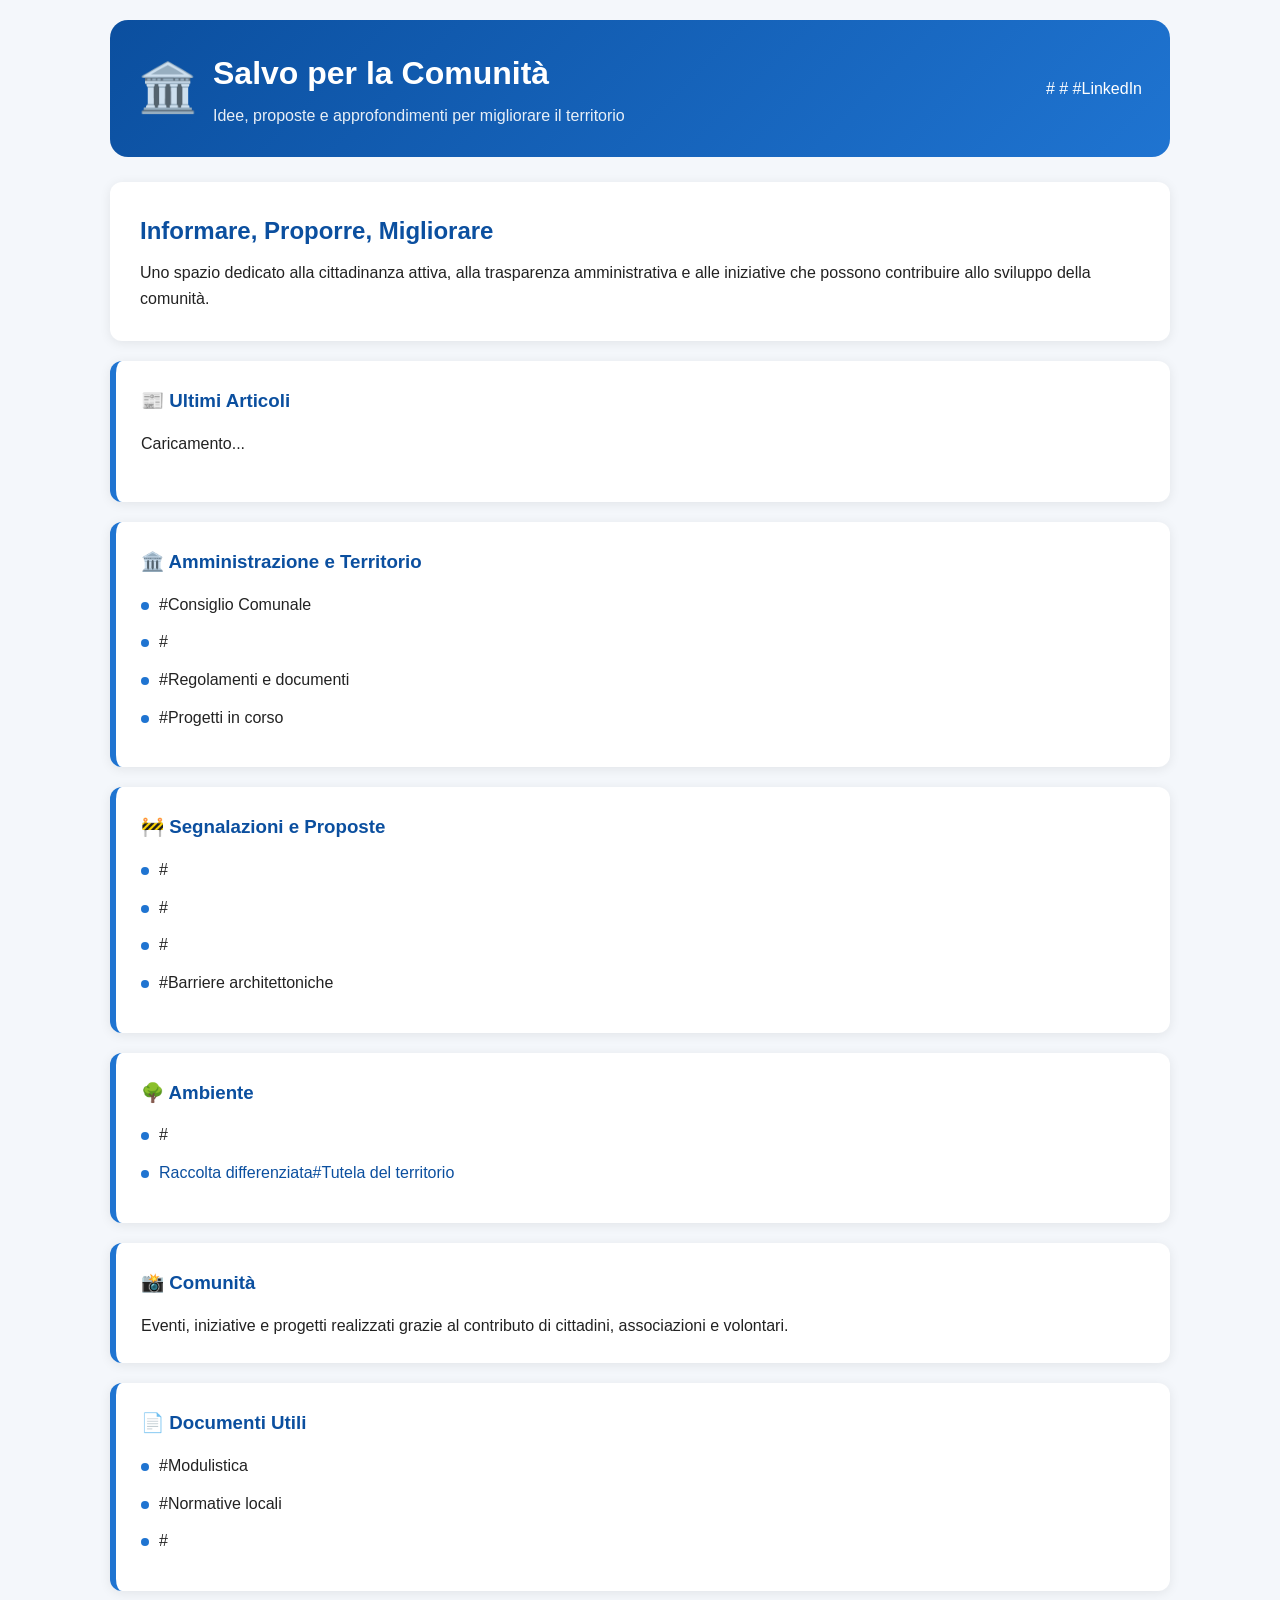
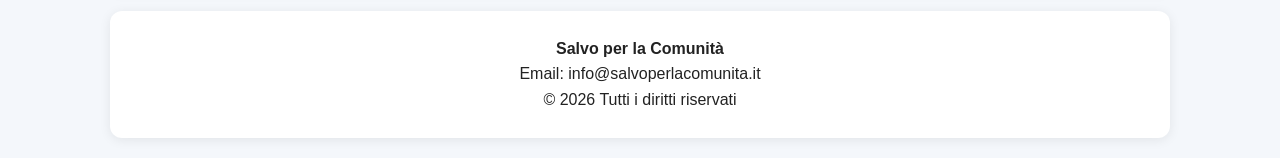
<file: index.html>
<!DOCTYPE html>
<html lang="it">
<head>
    <meta charset="UTF-8">
    <meta name="viewport" content="width=device-width, initial-scale=1.0">
    <title>Salvo per la Comunità</title>
    <!-- CSS -->
    <link rel="stylesheet" href="./css/main.css">
</head>
<body>

<div class="container">

    <header class="site-header">
        <div class="logo-container">
            <div class="site-logo">🏛️</div>
            <div>
                <h1 class="site-title">Salvo per la Comunità</h1>
                <p class="site-subtitle">
                    Idee, proposte e approfondimenti per migliorare il territorio
                </p>
            </div>
        </div>

        <div class="social-links">
            #
            #
            #LinkedIn</a>
        </div>
    </header>

    <section class="hero">
        <h2>Informare, Proporre, Migliorare</h2>
        <p>
            Uno spazio dedicato alla cittadinanza attiva, alla trasparenza
            amministrativa e alle iniziative che possono contribuire allo
            sviluppo della comunità.
        </p>
    </section>

    <section class="section-box">

        <h3>📰 Ultimi Articoli</h3>

        <div id="articles-container">
            Caricamento...
        </div>

        <div id="pagination" class="pagination">
        </div>

    </section>

    <section class="section-box">
        <h3>🏛️ Amministrazione e Territorio</h3>

        <ul class="link-list">
            <li>#Consiglio Comunale</a></li>
            <li>#</li>
            <li>#Regolamenti e documenti</a></li>
            <li>#Progetti in corso</a></li>
        </ul>
    </section>

    <section class="section-box">
        <h3>🚧 Segnalazioni e Proposte</h3>

        <ul class="link-list">
            <li>#</li>
            <li>#</li>
            <li>#</li>
            <li>#Barriere architettoniche</a></li>
        </ul>
    </section>

    <section class="section-box">
        <h3>🌳 Ambiente</h3>

        <ul class="link-list">
            <li>#</li>
            <li><a href="#">Raccolta differenziata</       <li>#Tutela del territorio</a></li>
        </ul>
    </section>

    <section class="section-box">
        <h3>📸 Comunità</h3>

        <p>
            Eventi, iniziative e progetti realizzati grazie al contributo
            di cittadini, associazioni e volontari.
        </p>
    </section>

    <section class="section-box">
        <h3>📄 Documenti Utili</h3>

        <ul class="link-list">
            <li>#Modulistica</a></li>
            <li>#Normative locali</a></li>
            <li>#</li>
        </ul>
    </section>

    <footer>
        <p><strong>Salvo per la Comunità</strong></p>
        <p>Email: info@salvoperlacomunita.it</p>
        <p>© 2026 Tutti i diritti riservati</p>
    </footer>

</div>

    <!-- SCRIPT -->
    <script src="./js/home.js"></script>

</body>
</html>
</file>
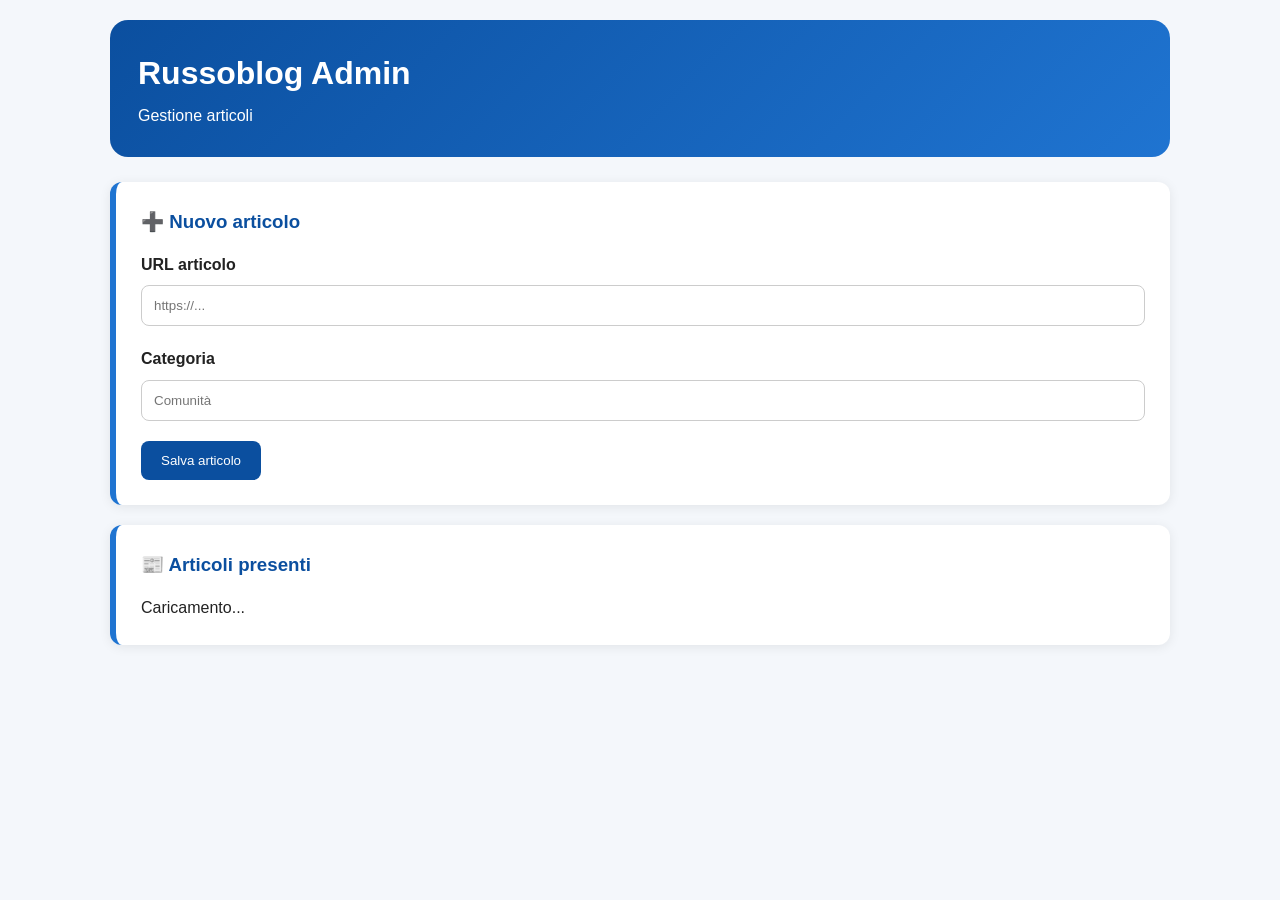
<file: admin.html>
<!DOCTYPE html>
<html lang="it">
<head>
    <meta charset="UTF-8">
    <meta name="viewport" content="width=device-width, initial-scale=1.0">
    <title>Russoblog Admin</title>

    <!-- CSS -->
    <link rel="stylesheet" href="./css/main.css">
</head>
<body>

<div class="container">

    <header class="site-header">
        <div>
            <h1 class="site-title">
                Russoblog Admin
            </h1>

            <p>
                Gestione articoli
            </p>
        </div>
    </header>

    <section class="section-box">

        <h3>➕ Nuovo articolo</h3>

        <div class="form-group">

            <label>
                URL articolo
            </label>

            <input
                type="text"
                id="articleUrl"
                placeholder="https://..."
            />

        </div>

        <div class="form-group">

            <label>
                Categoria
            </label>

            <input
                type="text"
                id="articleCategory"
                placeholder="Comunità"
            />

        </div>

        <button
            class="btn-primary"
            onclick="saveArticle()">

            Salva articolo

        </button>

        <div id="result"></div>

    </section>

    <section class="section-box">

        <h3>📰 Articoli presenti</h3>

        <div id="articlesList">
            Caricamento...
        </div>

    </section>

</div>

    <!-- SCRIPT -->
    <script src="./js/admin.js"></script>

</body>
</html>
</file>
<file: css/main.css>
/* RESET */

* {
    margin: 0;
    padding: 0;
    box-sizing: border-box;
}

/* BODY */

body {
    font-family: "Segoe UI", Arial, sans-serif;
    background: #f4f7fb;
    color: #222;
    line-height: 1.6;
}

/* CONTAINER */

.container {
    max-width: 1100px;
    margin: auto;
    padding: 20px;
}

/* HEADER */

.site-header {
    background: linear-gradient(135deg, #0b4f9f, #1f74d1);
    color: white;
    border-radius: 18px;
    padding: 28px;
    margin-bottom: 25px;

    display: flex;
    justify-content: space-between;
    align-items: center;
    gap: 20px;
}

.logo-container {
    display: flex;
    align-items: center;
    gap: 15px;
}

.site-logo {
    font-size: 3rem;
}

.site-title {
    font-size: 2rem;
    margin-bottom: 4px;
}

.site-subtitle {
    opacity: 0.9;
}

.social-links {
    display: flex;
    flex-wrap: wrap;
    gap: 10px;
}

.social-links a {
    color: #0b4f9f;
    background: white;
    padding: 8px 14px;
    border-radius: 8px;
    text-decoration: none;
    font-weight: 600;
}

.social-links a:hover {
    background: #eaf2ff;
}

/* HERO */

.hero {
    background: white;
    border-radius: 12px;
    padding: 30px;
    margin-bottom: 20px;
    box-shadow: 0 2px 12px rgba(0,0,0,0.08);
}

.hero h2 {
    color: #0b4f9f;
    margin-bottom: 10px;
}

/* SECTIONS */

.section-box {
    background: white;
    padding: 25px;
    margin-bottom: 20px;

    border-radius: 12px;
    border-left: 6px solid #1f74d1;

    box-shadow: 0 2px 12px rgba(0,0,0,0.08);
    transition: 0.2s;
}

.section-box:hover {
    transform: translateY(-3px);
}

.section-box h3 {
    color: #0b4f9f;
    margin-bottom: 15px;
}

/* LIST */

.link-list {
    list-style: none;
}

.link-list li {
    margin: 12px 0;
    padding-left: 18px;
    position: relative;
}

.link-list li::before {
    content: "";
    width: 8px;
    height: 8px;

    background: #1f74d1;

    border-radius: 50%;

    position: absolute;
    left: 0;
    top: 10px;
}

/* LINKS */

a {
    color: #0b4f9f;
    text-decoration: none;
}

a:hover {
    text-decoration: underline;
}

/* FOOTER */

footer {
    background: white;
    border-radius: 12px;
    padding: 25px;

    text-align: center;

    box-shadow: 0 2px 12px rgba(0,0,0,0.08);
}

/* MOBILE */

@media (max-width: 768px) {

    .site-header {
        flex-direction: column;
        text-align: center;
    }

    .logo-container {
        flex-direction: column;
    }

    .social-links {
        justify-content: center;
    }

    .site-title {
        font-size: 1.6rem;
    }
}

.form-group {

    margin-bottom: 20px;

}

.form-group label {

    display: block;

    margin-bottom: 8px;

    font-weight: bold;

}

.form-group input {

    width: 100%;

    padding: 12px;

    border: 1px solid #ccc;

    border-radius: 8px;

}

.btn-primary {

    background: #0b4f9f;

    color: white;

    border: none;

    padding: 12px 20px;

    border-radius: 8px;

    cursor: pointer;

}

.btn-primary:hover {

    background: #1f74d1;

}

.success {

    margin-top: 15px;

    color: green;

}

.error {

    margin-top: 15px;

    color: red;

}

.article-card {

    background: white;

    margin-top: 15px;

    padding: 15px;

    border-radius: 8px;

    border: 1px solid #d7e4f5;

}

.pagination {

    display: flex;

    gap: 8px;

    margin-top: 20px;

    justify-content: center;

}

.page-btn {

    border: 1px solid #0b4f9f;

    background: white;

    color: #0b4f9f;

    padding: 8px 12px;

    border-radius: 6px;

    cursor: pointer;

}

.page-btn:hover {

    background: #eef4ff;

}

.page-btn.active {

    background: #0b4f9f;

    color: white;

}

.article-link {
    text-decoration: none;
    color: inherit;
    display: block;
}

.article-link:hover .article-card {
    transform: translateY(-2px);
    box-shadow: 0 4px 12px rgba(0,0,0,0.15);
}
</file>
